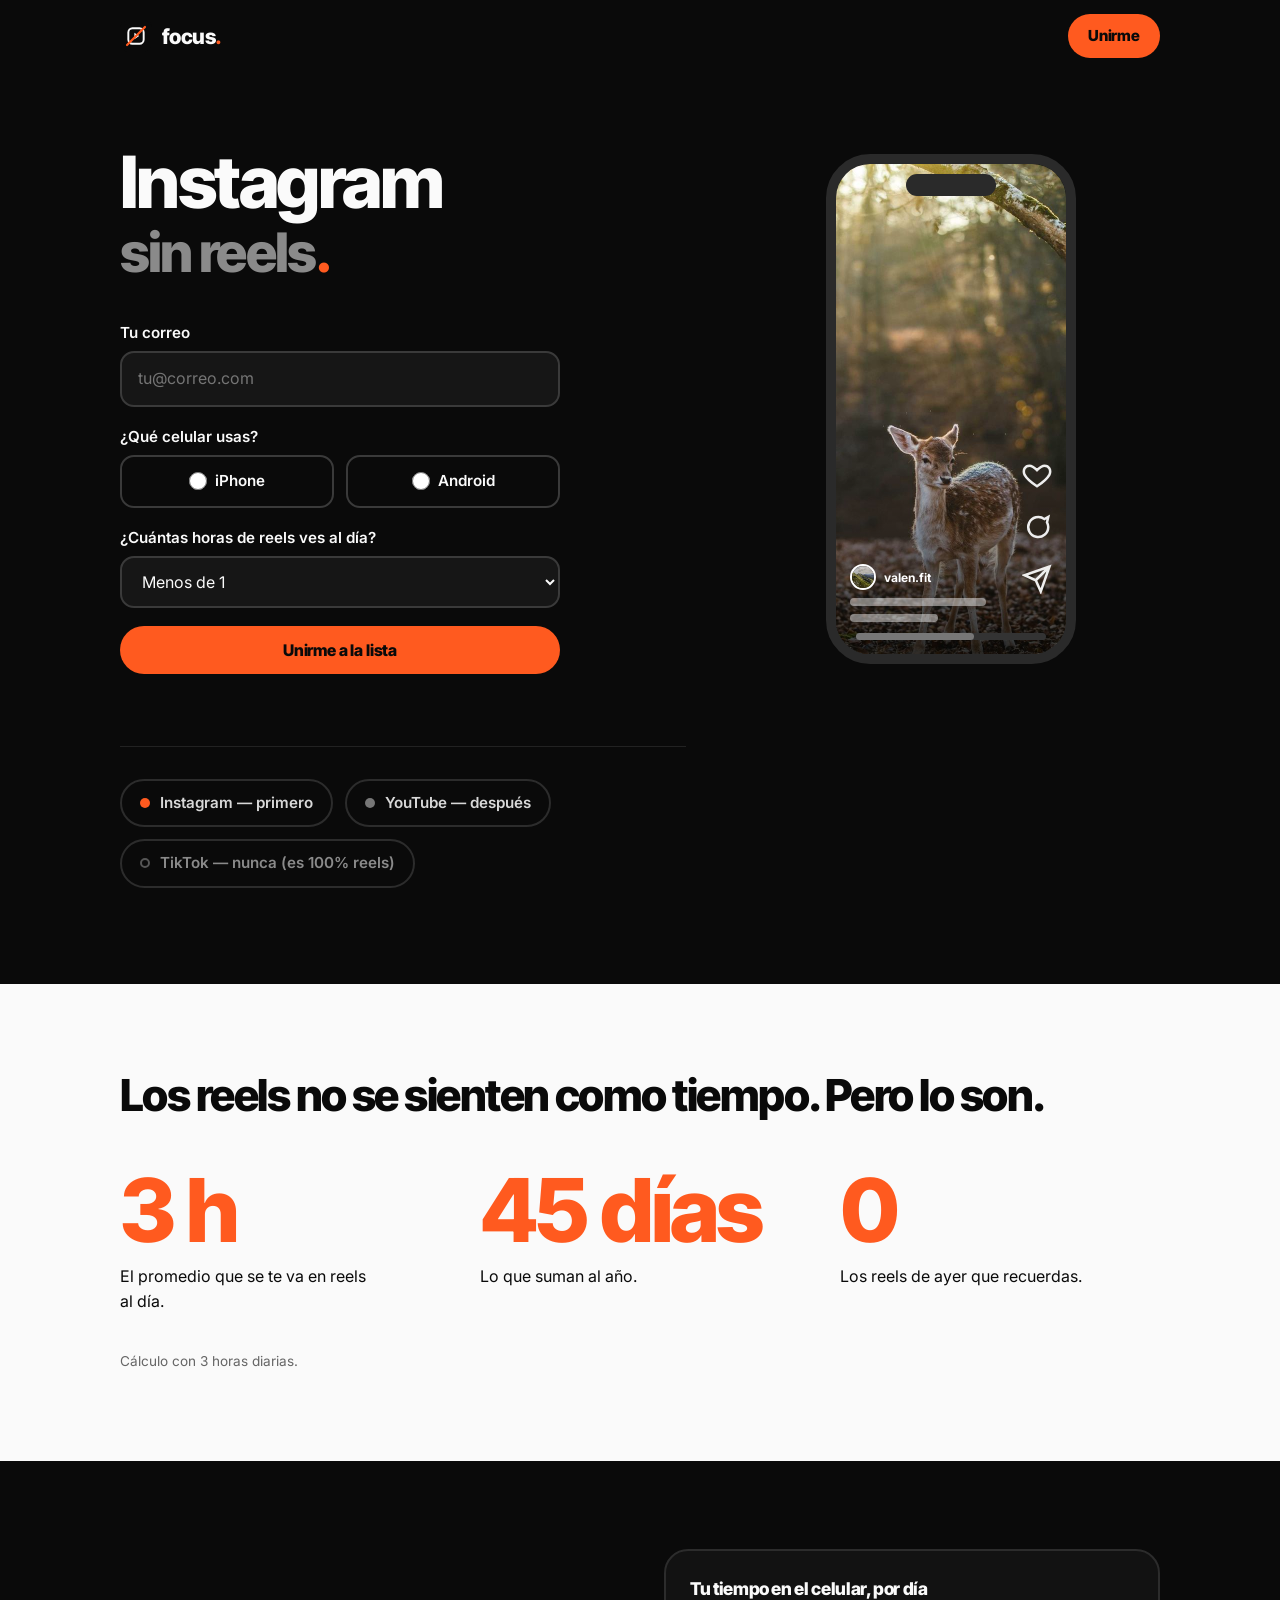
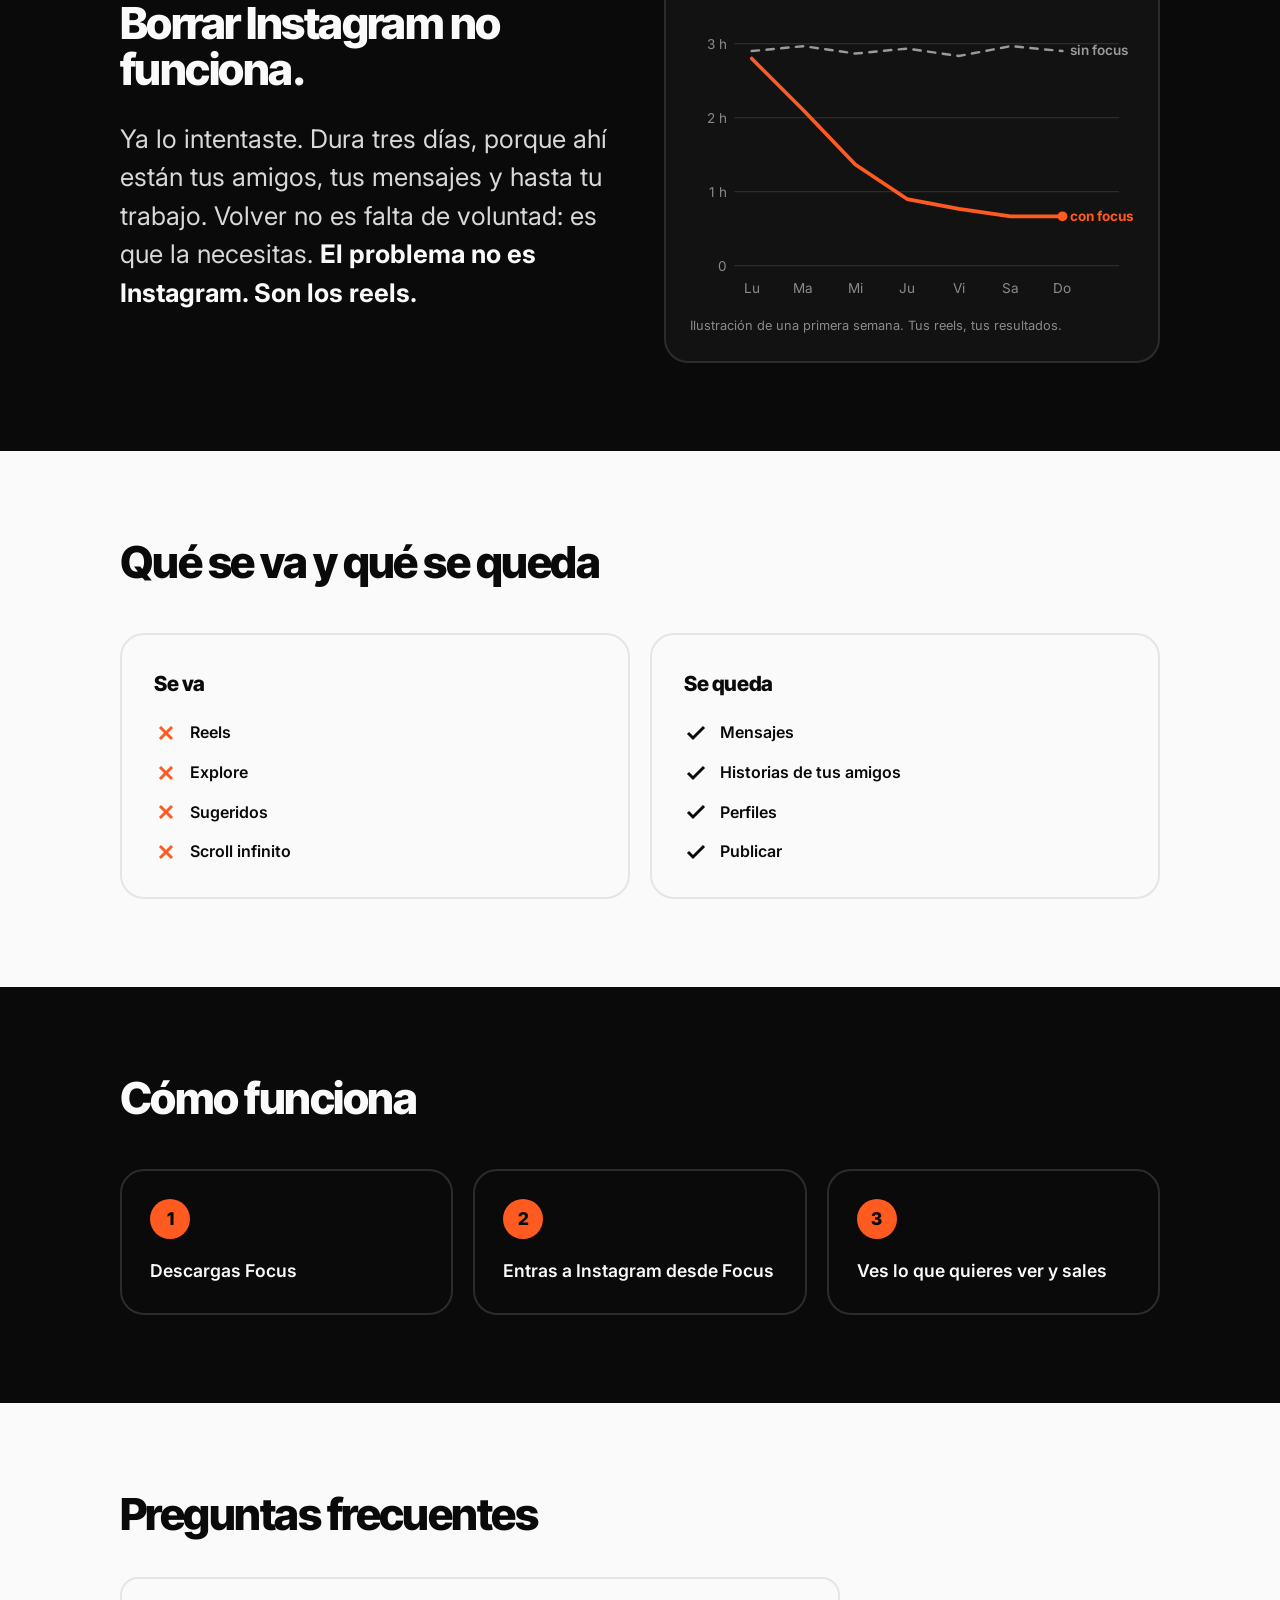
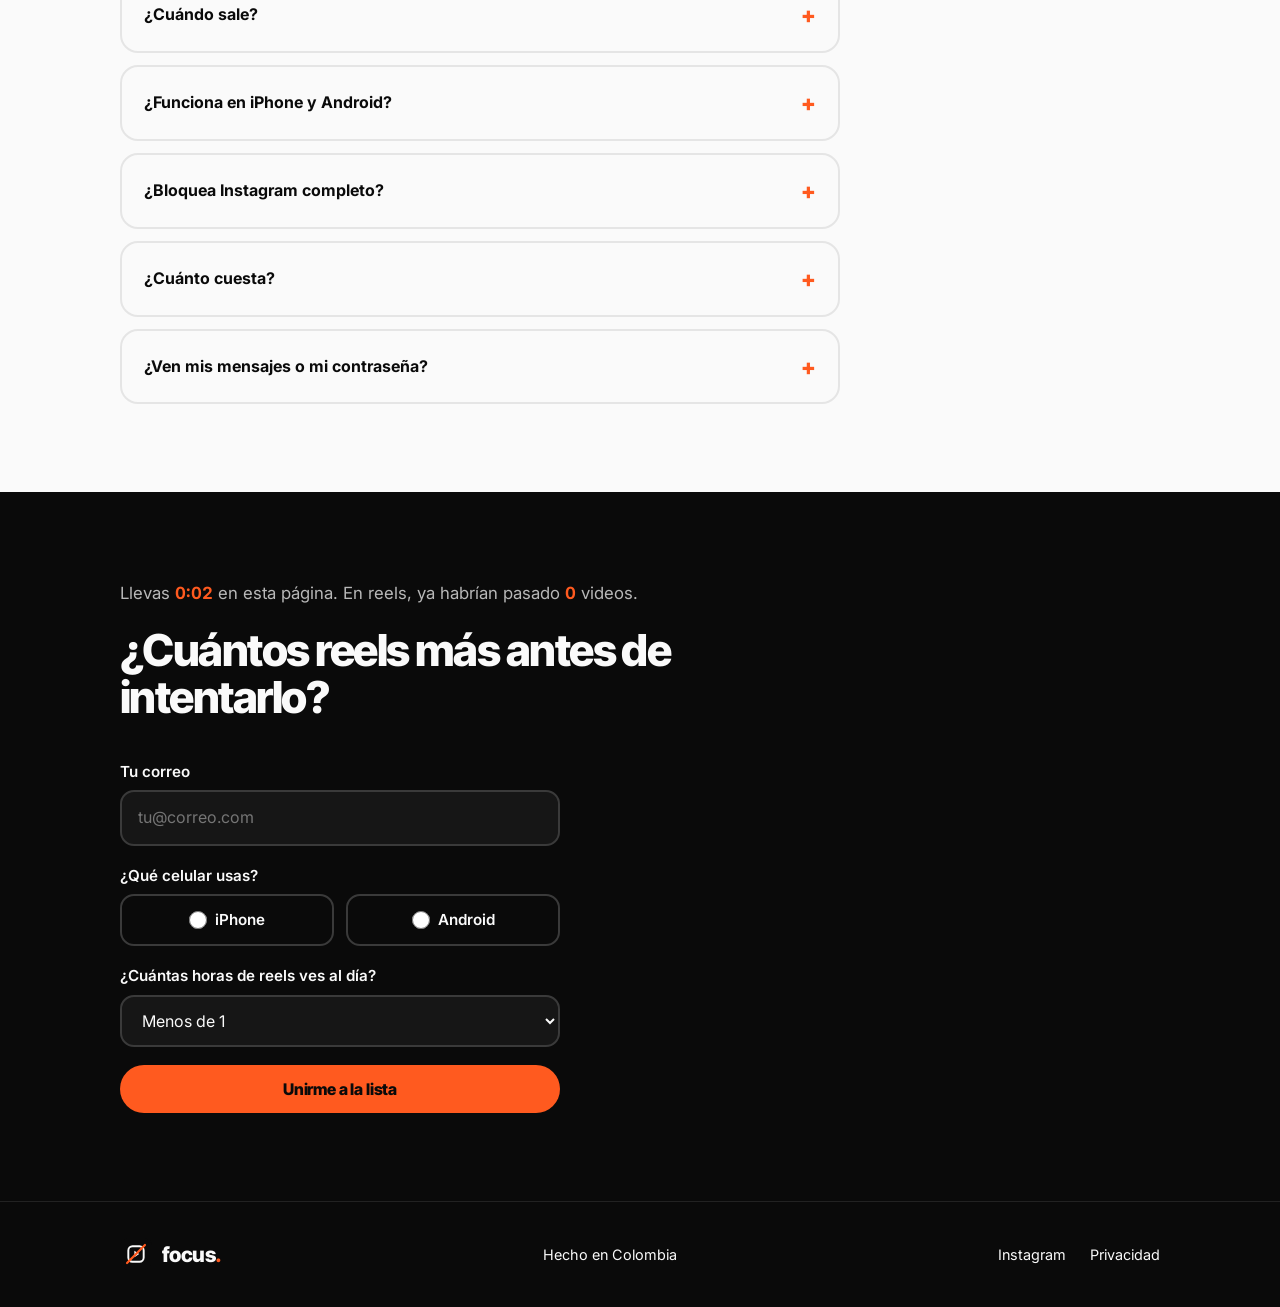
<file: index.html>
<!doctype html>
<html lang="es">
<head>
<meta charset="utf-8">
<meta name="viewport" content="width=device-width, initial-scale=1">
<title>Focus — Instagram sin reels</title>
<meta name="description" content="Focus quita los Reels, el Explore y los sugeridos de Instagram sin bloquear la app. Tus mensajes, tus amigos y publicar siguen intactos. Únete a la lista de espera.">
<meta property="og:title" content="Focus — Instagram sin reels">
<meta property="og:description" content="Sigues con tus mensajes y tus amigos. El scroll infinito desaparece.">
<meta property="og:image" content="og.png">
<meta property="og:type" content="website">
<link rel="icon" type="image/svg+xml" href="focus-icon.svg">
<link rel="preconnect" href="https://fonts.googleapis.com">
<link rel="preconnect" href="https://fonts.gstatic.com" crossorigin>
<link href="https://fonts.googleapis.com/css2?family=Inter+Tight:wght@800&family=Inter:wght@400;600;700&display=swap" rel="stylesheet">
<link rel="stylesheet" href="styles.css">
</head>
<body>

<header>
  <div class="contenido">
    <a class="logo" href="./" aria-label="Focus, inicio">
      <img src="focus-icon.svg" alt="" width="32" height="32">
      <span>focus<span class="punto">.</span></span>
    </a>
    <a class="boton boton--chico" href="#lista">Unirme</a>
  </div>
</header>

<main>

  <!-- 2. HERO -->
  <section class="hero oscura">
    <div class="contenido">
      <div>
        <h1 class="entrada">Instagram</h1>
        <p class="subtitulo entrada entrada--2">sin reels<span class="punto">.</span></p>

        <form id="lista" class="formulario entrada entrada--3" name="waitlist" method="POST" action="gracias.html" data-netlify="true" netlify-honeypot="bot-field">
          <input type="hidden" name="form-name" value="waitlist">
          <p class="oculto-bot" aria-hidden="true">
            <label>No llenes este campo: <input name="bot-field" tabindex="-1" autocomplete="off"></label>
          </p>
          <input type="hidden" name="origen" value="">

          <div>
            <label for="correo">Tu correo</label>
            <input id="correo" name="correo" type="email" required autocomplete="email" placeholder="tu@correo.com">
          </div>

          <fieldset>
            <legend>¿Qué celular usas?</legend>
            <div class="radios">
              <label><input type="radio" name="celular" value="iphone" required> iPhone</label>
              <label><input type="radio" name="celular" value="android" required> Android</label>
            </div>
          </fieldset>

          <div>
            <label for="horas">¿Cuántas horas de reels ves al día?</label>
            <select id="horas" name="horas">
              <option value="menos de 1">Menos de 1</option>
              <option value="1 a 2">1 a 2</option>
              <option value="2 a 4">2 a 4</option>
              <option value="más de 4">Más de 4</option>
            </select>
            <p class="calculo" data-calculo aria-live="polite"></p>
          </div>

          <button class="boton" type="submit">Unirme a la lista</button>
          <p class="conteo-lista" data-conteo="" hidden>Ya somos <strong>0</strong> esperando.</p>
        </form>
      </div>

      <!-- Teléfono dibujado en CSS -->
      <div class="telefono entrada entrada--4" role="img" aria-label="Un teléfono con reels pasando en swipe infinito, sin final.">
        <div class="pantalla pantalla--reel">
          <div class="videos" aria-hidden="true">
            <div class="video" style="background-image:url('img/reel1.jpg')">
              <div class="video-info">
                <span class="video-user"><img src="img/avatar1.jpg" alt=""> valen.fit</span>
                <span class="barra-texto"></span>
                <span class="barra-texto barra-texto--corta"></span>
              </div>
            </div>
            <div class="video" style="background-image:url('img/reel2.jpg')">
              <div class="video-info">
                <span class="video-user"><img src="img/avatar2.jpg" alt=""> recetas.ya</span>
                <span class="barra-texto"></span>
                <span class="barra-texto barra-texto--corta"></span>
              </div>
            </div>
            <div class="video" style="background-image:url('img/reel3.jpg')">
              <div class="video-info">
                <span class="video-user"><img src="img/avatar3.jpg" alt=""> viajando.co</span>
                <span class="barra-texto"></span>
                <span class="barra-texto barra-texto--corta"></span>
              </div>
            </div>
            <div class="video" style="background-image:url('img/reel4.jpg')">
              <div class="video-info">
                <span class="video-user"><img src="img/avatar2.jpg" alt=""> gymrat.med</span>
                <span class="barra-texto"></span>
                <span class="barra-texto barra-texto--corta"></span>
              </div>
            </div>
            <div class="video" style="background-image:url('img/reel5.jpg')">
              <div class="video-info">
                <span class="video-user"><img src="img/avatar3.jpg" alt=""> city.nights</span>
                <span class="barra-texto"></span>
                <span class="barra-texto barra-texto--corta"></span>
              </div>
            </div>
            <div class="video" style="background-image:url('img/reel1.jpg')">
              <div class="video-info">
                <span class="video-user"><img src="img/avatar1.jpg" alt=""> valen.fit</span>
                <span class="barra-texto"></span>
                <span class="barra-texto barra-texto--corta"></span>
              </div>
            </div>
          </div>
          <div class="iconos" aria-hidden="true">
            <span><svg viewBox="0 0 24 24" fill="none" stroke="currentColor" stroke-width="2"><path d="M12 21s-7.5-4.8-10-9.3C.5 8 2.4 4.5 6 4.5c2.2 0 3.6 1.2 6 3.6 2.4-2.4 3.8-3.6 6-3.6 3.6 0 5.5 3.5 4 7.2C19.5 16.2 12 21 12 21z"/></svg></span>
            <span><svg viewBox="0 0 24 24" fill="none" stroke="currentColor" stroke-width="2"><path d="M21 12a8 8 0 1 1-3.1-6.3L21 4l-1 4.3A8 8 0 0 1 21 12z"/></svg></span>
            <span><svg viewBox="0 0 24 24" fill="none" stroke="currentColor" stroke-width="2"><path d="M22 2 11 13M22 2l-7 20-4-9-9-4 20-7z"/></svg></span>
          </div>
          <div class="barra-inferior" aria-hidden="true"></div>
        </div>
      </div>
    </div>
    <div class="contenido">
      <ul class="plataformas" aria-label="Redes soportadas">
        <li class="chip chip--si"><span class="punto-estado" aria-hidden="true"></span> Instagram — primero</li>
        <li class="chip chip--luego"><span class="punto-estado" aria-hidden="true"></span> YouTube — después</li>
        <li class="chip chip--no"><span class="punto-estado" aria-hidden="true"></span> TikTok — nunca (es 100% reels)</li>
      </ul>
    </div>
  </section>

  <!-- 3. EL PROBLEMA -->
  <section class="clara">
    <div class="contenido">
      <h2 data-reveal>Los reels no se sienten como tiempo. Pero lo son.</h2>
      <div class="numeros">
        <div data-reveal>
          <div class="cifra" data-contar="3" data-sufijo=" h">3 h</div>
          <p>El promedio que se te va en reels al día.</p>
        </div>
        <div data-reveal>
          <div class="cifra" data-contar="45" data-sufijo=" días">45 días</div>
          <p>Lo que suman al año.</p>
        </div>
        <div data-reveal>
          <div class="cifra" data-contar="0" data-desde="27">0</div>
          <p>Los reels de ayer que recuerdas.</p>
        </div>
      </div>
      <p class="nota" data-reveal>Cálculo con 3 horas diarias.</p>
    </div>
  </section>

  <!-- 4. POR QUÉ BORRAR NO FUNCIONA -->
  <section class="oscura">
    <div class="contenido">
      <div class="dos-columnas">
        <div>
          <h2 data-reveal>Borrar Instagram no funciona.</h2>
          <p class="parrafo-grande" data-reveal>Ya lo intentaste. Dura tres días, porque ahí están tus amigos, tus mensajes y hasta tu trabajo. Volver no es falta de voluntad: es que la necesitas. <strong>El problema no es Instagram. Son los reels.</strong></p>
        </div>
        <figure class="grafico" data-reveal>
          <figcaption class="grafico-titulo">Tu tiempo en el celular, por día</figcaption>
          <svg viewBox="0 0 360 230" role="img" aria-label="Gráfico ilustrativo: sin Focus el tiempo en pantalla se queda cerca de 3 horas al día; con Focus baja hasta cerca de 40 minutos en la primera semana.">
            <!-- grid -->
            <g stroke="#2c2c2c" stroke-width="1">
              <line x1="36" y1="20"  x2="348" y2="20"/>
              <line x1="36" y1="80"  x2="348" y2="80"/>
              <line x1="36" y1="140" x2="348" y2="140"/>
              <line x1="36" y1="200" x2="348" y2="200"/>
            </g>
            <!-- eje y -->
            <g fill="#8a8a8a" font-size="11" text-anchor="end">
              <text x="30" y="24">3 h</text>
              <text x="30" y="84">2 h</text>
              <text x="30" y="144">1 h</text>
              <text x="30" y="204">0</text>
            </g>
            <!-- eje x -->
            <g fill="#8a8a8a" font-size="11" text-anchor="middle">
              <text x="50"  y="222">Lu</text>
              <text x="92"  y="222">Ma</text>
              <text x="134" y="222">Mi</text>
              <text x="176" y="222">Ju</text>
              <text x="218" y="222">Vi</text>
              <text x="260" y="222">Sa</text>
              <text x="302" y="222">Do</text>
            </g>
            <!-- sin focus: plana cerca de 3 h -->
            <polyline points="50,26 92,22 134,28 176,24 218,30 260,22 302,26"
              fill="none" stroke="#9a9a9a" stroke-width="2" stroke-dasharray="6 6" stroke-linecap="round"/>
            <text x="308" y="29" fill="#9a9a9a" font-size="11" font-weight="600">sin focus</text>
            <!-- con focus: baja hasta ~40 min -->
            <polyline points="50,32 92,74 134,118 176,146 218,154 260,160 302,160"
              fill="none" stroke="#FF5A1F" stroke-width="3" stroke-linecap="round" stroke-linejoin="round"/>
            <g fill="#FF5A1F">
              <circle cx="302" cy="160" r="4"/>
            </g>
            <text x="308" y="164" fill="#FF5A1F" font-size="11" font-weight="700">con focus</text>
          </svg>
          <figcaption class="grafico-nota">Ilustración de una primera semana. Tus reels, tus resultados.</figcaption>
        </figure>
      </div>
    </div>
  </section>

  <!-- 5. SE VA / SE QUEDA -->
  <section class="clara">
    <div class="contenido">
      <h2 data-reveal>Qué se va y qué se queda</h2>
      <div class="columnas">
        <div class="columna" data-reveal>
          <h3>Se va</h3>
          <ul>
            <li><svg class="marca-x" viewBox="0 0 24 24" fill="none" stroke="currentColor" stroke-width="3" aria-hidden="true"><path d="M6 6l12 12M18 6 6 18"/></svg> Reels</li>
            <li><svg class="marca-x" viewBox="0 0 24 24" fill="none" stroke="currentColor" stroke-width="3" aria-hidden="true"><path d="M6 6l12 12M18 6 6 18"/></svg> Explore</li>
            <li><svg class="marca-x" viewBox="0 0 24 24" fill="none" stroke="currentColor" stroke-width="3" aria-hidden="true"><path d="M6 6l12 12M18 6 6 18"/></svg> Sugeridos</li>
            <li><svg class="marca-x" viewBox="0 0 24 24" fill="none" stroke="currentColor" stroke-width="3" aria-hidden="true"><path d="M6 6l12 12M18 6 6 18"/></svg> Scroll infinito</li>
          </ul>
        </div>
        <div class="columna" data-reveal>
          <h3>Se queda</h3>
          <ul>
            <li><svg class="marca-check" viewBox="0 0 24 24" fill="none" stroke="currentColor" stroke-width="3" aria-hidden="true"><path d="M20 6 9 17l-5-5"/></svg> Mensajes</li>
            <li><svg class="marca-check" viewBox="0 0 24 24" fill="none" stroke="currentColor" stroke-width="3" aria-hidden="true"><path d="M20 6 9 17l-5-5"/></svg> Historias de tus amigos</li>
            <li><svg class="marca-check" viewBox="0 0 24 24" fill="none" stroke="currentColor" stroke-width="3" aria-hidden="true"><path d="M20 6 9 17l-5-5"/></svg> Perfiles</li>
            <li><svg class="marca-check" viewBox="0 0 24 24" fill="none" stroke="currentColor" stroke-width="3" aria-hidden="true"><path d="M20 6 9 17l-5-5"/></svg> Publicar</li>
          </ul>
        </div>
      </div>
    </div>
  </section>

  <!-- 6. CÓMO FUNCIONA -->
  <section class="oscura">
    <div class="contenido">
      <h2 data-reveal>Cómo funciona</h2>
      <div class="pasos">
        <div class="paso" data-reveal>Descargas Focus</div>
        <div class="paso" data-reveal>Entras a Instagram desde Focus</div>
        <div class="paso" data-reveal>Ves lo que quieres ver y sales</div>
      </div>
    </div>
  </section>

  <!-- 7. FAQ -->
  <section class="clara">
    <div class="contenido">
      <h2 data-reveal>Preguntas frecuentes</h2>
      <div class="faq">
        <details data-reveal>
          <summary>¿Cuándo sale?</summary>
          <p class="respuesta">Estamos construyéndola. La lista de espera entra primero.</p>
        </details>
        <details data-reveal>
          <summary>¿Funciona en iPhone y Android?</summary>
          <p class="respuesta">Empezamos por [iPhone/Android]. Dinos en el formulario cuál usas.</p>
        </details>
        <details data-reveal>
          <summary>¿Bloquea Instagram completo?</summary>
          <p class="respuesta">No. Solo quita los reels y lo que te mantiene haciendo scroll.</p>
        </details>
        <details data-reveal>
          <summary>¿Cuánto cuesta?</summary>
          <p class="respuesta">Habrá una versión gratis. Los de la lista de espera tendrán [BENEFICIO].</p>
        </details>
        <details data-reveal>
          <summary>¿Ven mis mensajes o mi contraseña?</summary>
          <p class="respuesta">No guardamos tus mensajes ni tu contraseña.</p>
        </details>
      </div>
    </div>
  </section>

  <!-- 8. CTA FINAL -->
  <section class="oscura cta-final">
    <div class="contenido">
      <p class="tiempo-pagina" data-reveal>Llevas <strong data-tiempo>0:00</strong> en esta página. En reels, ya habrían pasado <strong data-reels>0</strong> videos.</p>
      <h2 data-reveal>¿Cuántos reels más antes de intentarlo?</h2>
      <form class="formulario" data-reveal name="waitlist" method="POST" action="gracias.html" data-netlify="true" netlify-honeypot="bot-field">
        <input type="hidden" name="form-name" value="waitlist">
        <p class="oculto-bot" aria-hidden="true">
          <label>No llenes este campo: <input name="bot-field" tabindex="-1" autocomplete="off"></label>
        </p>
        <input type="hidden" name="origen" value="">

        <div>
          <label for="correo-2">Tu correo</label>
          <input id="correo-2" name="correo" type="email" required autocomplete="email" placeholder="tu@correo.com">
        </div>

        <fieldset>
          <legend>¿Qué celular usas?</legend>
          <div class="radios">
            <label><input type="radio" name="celular" value="iphone" required> iPhone</label>
            <label><input type="radio" name="celular" value="android" required> Android</label>
          </div>
        </fieldset>

        <div>
          <label for="horas-2">¿Cuántas horas de reels ves al día?</label>
          <select id="horas-2" name="horas">
            <option value="menos de 1">Menos de 1</option>
            <option value="1 a 2">1 a 2</option>
            <option value="2 a 4">2 a 4</option>
            <option value="más de 4">Más de 4</option>
          </select>
          <p class="calculo" data-calculo aria-live="polite"></p>
        </div>

        <button class="boton" type="submit">Unirme a la lista</button>
      </form>
    </div>
  </section>

</main>

<!-- 9. FOOTER -->
<footer>
  <div class="contenido">
    <a class="logo" href="./" aria-label="Focus, inicio">
      <img src="focus-icon.svg" alt="" width="32" height="32">
      <span>focus<span class="punto">.</span></span>
    </a>
    <span>Hecho en Colombia</span>
    <nav aria-label="Enlaces del pie de página">
      <a href="https://instagram.com/[USUARIO]" rel="noopener">Instagram</a>
      <a href="privacidad.html">Privacidad</a>
    </nav>
  </div>
</footer>

<script src="script.js" defer></script>
</body>
</html>
</file>
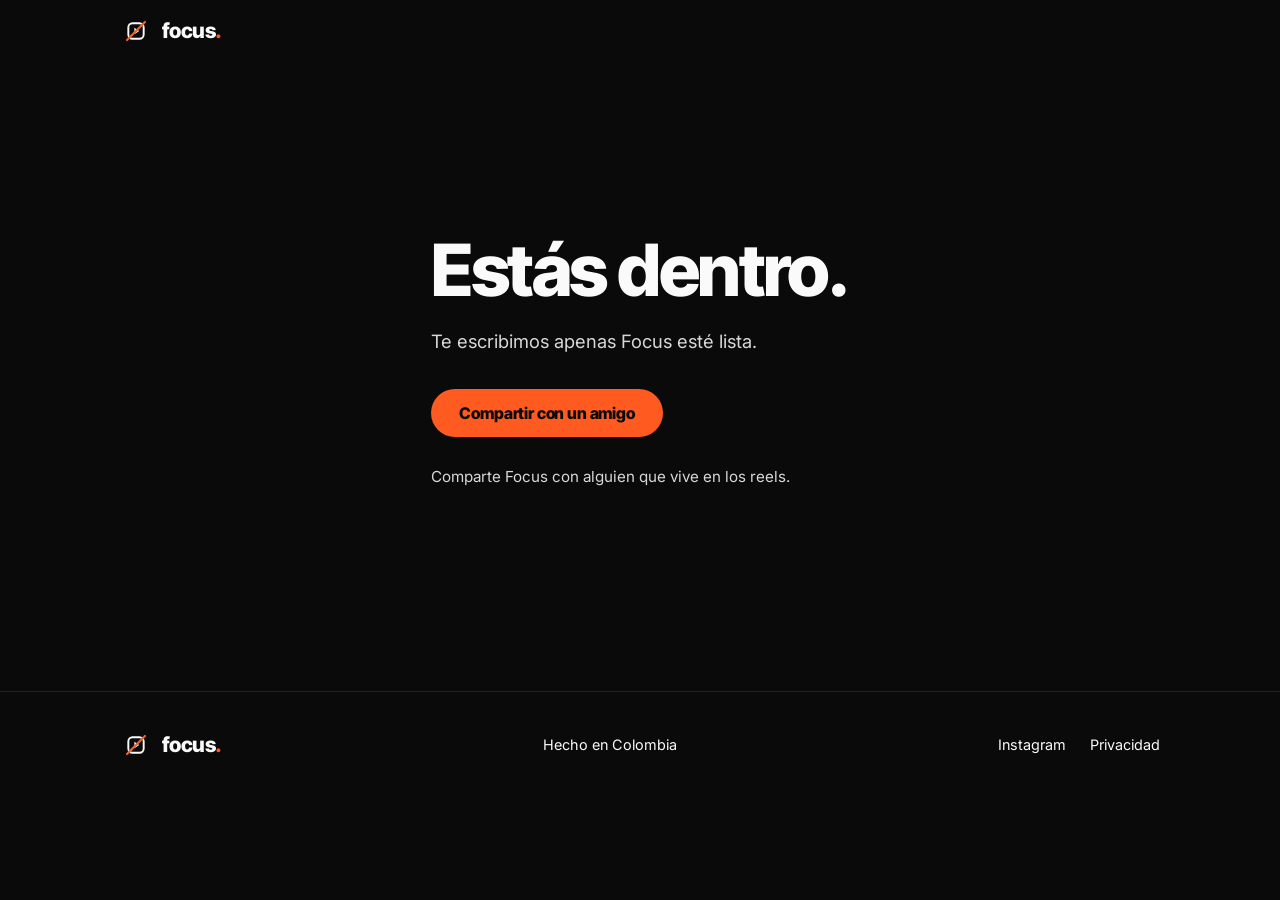
<file: gracias.html>
<!doctype html>
<html lang="es">
<head>
<meta charset="utf-8">
<meta name="viewport" content="width=device-width, initial-scale=1">
<title>Estás dentro — Focus</title>
<meta name="description" content="Ya estás en la lista de espera de Focus. Te escribimos apenas esté lista.">
<meta name="robots" content="noindex">
<link rel="icon" type="image/svg+xml" href="focus-icon.svg">
<link rel="preconnect" href="https://fonts.googleapis.com">
<link rel="preconnect" href="https://fonts.gstatic.com" crossorigin>
<link href="https://fonts.googleapis.com/css2?family=Inter+Tight:wght@800&family=Inter:wght@400;600;700&display=swap" rel="stylesheet">
<link rel="stylesheet" href="styles.css">
</head>
<body class="oscura">

<header>
  <div class="contenido">
    <a class="logo" href="./" aria-label="Focus, inicio">
      <img src="focus-icon.svg" alt="" width="32" height="32">
      <span>focus<span class="punto">.</span></span>
    </a>
  </div>
</header>

<main class="pagina-simple oscura">
  <div class="contenido">
    <h1>Estás dentro.</h1>
    <p>Te escribimos apenas Focus esté lista.</p>
    <button class="boton" id="compartir" type="button">Compartir con un amigo</button>
    <p id="copiado" class="aviso-copiado" role="status">Enlace copiado ✓</p>
    <p style="margin-top:28px; font-size:0.95rem;">Comparte Focus con alguien que vive en los reels.</p>
  </div>
</main>

<footer>
  <div class="contenido">
    <a class="logo" href="./" aria-label="Focus, inicio">
      <img src="focus-icon.svg" alt="" width="32" height="32">
      <span>focus<span class="punto">.</span></span>
    </a>
    <span>Hecho en Colombia</span>
    <nav aria-label="Enlaces del pie de página">
      <a href="https://instagram.com/[USUARIO]" rel="noopener">Instagram</a>
      <a href="privacidad.html">Privacidad</a>
    </nav>
  </div>
</footer>

<script>
document.getElementById("compartir").addEventListener("click", async function () {
  var datos = {
    title: "Focus — Instagram sin reels",
    text: "Instagram sin reels. Para alguien que vive en los reels:",
    url: location.origin + "/?ref=amigo"
  };
  if (navigator.share) {
    try { await navigator.share(datos); } catch (e) { /* canceló, no pasa nada */ }
  } else {
    try {
      await navigator.clipboard.writeText(datos.url);
      document.getElementById("copiado").classList.add("visible");
    } catch (e) {
      prompt("Copia el enlace:", datos.url);
    }
  }
});
</script>
</body>
</html>
</file>
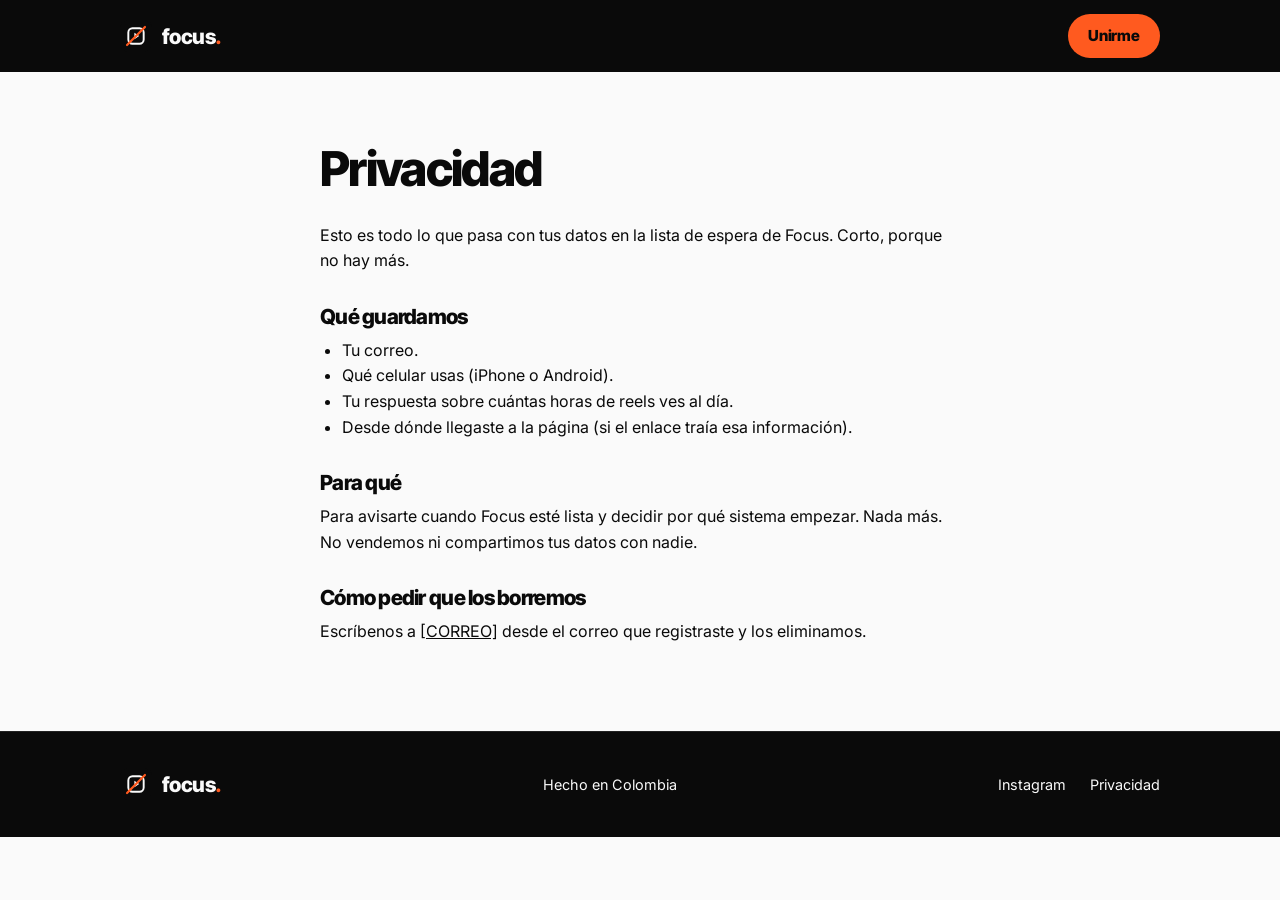
<file: privacidad.html>
<!doctype html>
<html lang="es">
<head>
<meta charset="utf-8">
<meta name="viewport" content="width=device-width, initial-scale=1">
<title>Privacidad — Focus</title>
<meta name="description" content="Qué datos guarda la lista de espera de Focus, para qué, y cómo pedir que los borremos.">
<link rel="icon" type="image/svg+xml" href="focus-icon.svg">
<link rel="preconnect" href="https://fonts.googleapis.com">
<link rel="preconnect" href="https://fonts.gstatic.com" crossorigin>
<link href="https://fonts.googleapis.com/css2?family=Inter+Tight:wght@800&family=Inter:wght@400;600;700&display=swap" rel="stylesheet">
<link rel="stylesheet" href="styles.css">
</head>
<body>

<header>
  <div class="contenido">
    <a class="logo" href="./" aria-label="Focus, inicio">
      <img src="focus-icon.svg" alt="" width="32" height="32">
      <span>focus<span class="punto">.</span></span>
    </a>
    <a class="boton boton--chico" href="./#lista">Unirme</a>
  </div>
</header>

<main class="prosa clara">
  <div class="contenido">
    <h1>Privacidad</h1>
    <p>Esto es todo lo que pasa con tus datos en la lista de espera de Focus. Corto, porque no hay más.</p>

    <h2>Qué guardamos</h2>
    <ul>
      <li>Tu correo.</li>
      <li>Qué celular usas (iPhone o Android).</li>
      <li>Tu respuesta sobre cuántas horas de reels ves al día.</li>
      <li>Desde dónde llegaste a la página (si el enlace traía esa información).</li>
    </ul>

    <h2>Para qué</h2>
    <p>Para avisarte cuando Focus esté lista y decidir por qué sistema empezar. Nada más. No vendemos ni compartimos tus datos con nadie.</p>

    <h2>Cómo pedir que los borremos</h2>
    <p>Escríbenos a <a href="mailto:[CORREO]">[CORREO]</a> desde el correo que registraste y los eliminamos.</p>
  </div>
</main>

<footer>
  <div class="contenido">
    <a class="logo" href="./" aria-label="Focus, inicio">
      <img src="focus-icon.svg" alt="" width="32" height="32">
      <span>focus<span class="punto">.</span></span>
    </a>
    <span>Hecho en Colombia</span>
    <nav aria-label="Enlaces del pie de página">
      <a href="https://instagram.com/[USUARIO]" rel="noopener">Instagram</a>
      <a href="privacidad.html">Privacidad</a>
    </nav>
  </div>
</footer>

</body>
</html>
</file>
<file: styles.css>
/* focus. — waitlist */
:root {
  --negro: #0A0A0A;
  --blanco: #FAFAFA;
  --naranja: #FF5A1F;
  --radio: 24px;
  --ancho: 1080px;
}

* { box-sizing: border-box; margin: 0; padding: 0; }

html { scroll-behavior: smooth; }
@media (prefers-reduced-motion: reduce) {
  html { scroll-behavior: auto; }
  *, *::before, *::after { animation: none !important; transition: none !important; }
}

body {
  font-family: "Inter", system-ui, -apple-system, sans-serif;
  font-size: 1rem;
  line-height: 1.6;
  color: var(--negro);
  background: var(--blanco);
}

h1, h2 {
  font-family: "Inter Tight", "Inter", system-ui, sans-serif;
  font-weight: 800;
  letter-spacing: -0.035em;
  line-height: 1.05;
}
h1 { font-size: clamp(2.5rem, 8vw, 4.5rem); }
h2 { font-size: clamp(1.75rem, 5vw, 2.75rem); }

a { color: inherit; }

:focus-visible {
  outline: 3px solid var(--naranja);
  outline-offset: 3px;
  border-radius: 4px;
}

.contenido {
  max-width: var(--ancho);
  margin: 0 auto;
  padding: 0 20px;
}

.oscura { background: var(--negro); color: var(--blanco); }
.clara  { background: var(--blanco); color: var(--negro); }

section { padding: 88px 0; }

/* ---------- header ---------- */
header {
  background: var(--negro);
  color: var(--blanco);
  position: sticky;
  top: 0;
  z-index: 10;
}
header .contenido {
  display: flex;
  align-items: center;
  justify-content: space-between;
  padding-top: 14px;
  padding-bottom: 14px;
}

.logo {
  display: inline-flex;
  align-items: center;
  gap: 10px;
  text-decoration: none;
  font-family: "Inter Tight", sans-serif;
  font-weight: 800;
  font-size: 1.3rem;
  letter-spacing: -0.03em;
}
.logo img, .logo svg { width: 32px; height: 32px; border-radius: 8px; display: block; }
.logo .punto { color: var(--naranja); }

/* ---------- botones ---------- */
.boton {
  display: inline-block;
  font-family: "Inter Tight", sans-serif;
  font-weight: 800;
  font-size: 1rem;
  letter-spacing: -0.01em;
  background: var(--naranja);
  color: var(--negro);
  border: none;
  border-radius: 999px;
  padding: 14px 28px;
  cursor: pointer;
  text-decoration: none;
  text-align: center;
}
.boton:hover { background: #ff6f3d; }
.boton--chico { padding: 10px 20px; font-size: 0.95rem; }

/* ---------- hero ---------- */
.hero { padding: 72px 0 96px; }
.hero .contenido {
  display: grid;
  grid-template-columns: 1fr;
  gap: 56px;
  align-items: center;
}
@media (min-width: 880px) {
  .hero .contenido { grid-template-columns: 1.15fr 0.85fr; }
}
.hero p.sub {
  font-size: clamp(1.1rem, 2.5vw, 1.35rem);
  margin: 20px 0 36px;
  max-width: 34ch;
  color: #d8d8d8;
}

/* ---------- formulario ---------- */
.formulario {
  display: grid;
  gap: 18px;
  max-width: 440px;
}
.formulario label, .formulario legend {
  font-weight: 600;
  font-size: 0.95rem;
  display: block;
  margin-bottom: 6px;
}
.formulario input[type="email"],
.formulario select {
  width: 100%;
  font: inherit;
  padding: 13px 16px;
  border-radius: 14px;
  border: 2px solid #3a3a3a;
  background: #161616;
  color: var(--blanco);
}
.clara .formulario input[type="email"],
.clara .formulario select {
  background: #fff;
  color: var(--negro);
  border-color: #d9d9d9;
}
.formulario input:focus, .formulario select:focus {
  outline: 3px solid var(--naranja);
  outline-offset: 0;
  border-color: var(--naranja);
}
.formulario fieldset { border: none; }
.radios { display: flex; gap: 12px; }
.radios label {
  flex: 1;
  display: flex;
  align-items: center;
  justify-content: center;
  gap: 8px;
  margin: 0;
  padding: 12px;
  border: 2px solid #3a3a3a;
  border-radius: 14px;
  cursor: pointer;
  font-weight: 600;
}
.clara .radios label { border-color: #d9d9d9; }
.radios input { accent-color: var(--naranja); width: 18px; height: 18px; }
.radios label:has(input:checked) { border-color: var(--naranja); }
.oculto-bot { position: absolute; left: -9999px; }

/* ---------- teléfono CSS ---------- */
.telefono {
  width: 250px;
  height: 510px;
  margin: 0 auto;
  border-radius: 44px;
  border: 10px solid #2a2a2a;
  background: #000;
  position: relative;
  overflow: hidden;
}
.telefono::before { /* notch */
  content: "";
  position: absolute;
  top: 10px; left: 50%;
  transform: translateX(-50%);
  width: 90px; height: 22px;
  background: #2a2a2a;
  border-radius: 999px;
  z-index: 3;
}
.pantalla {
  position: absolute;
  inset: 0;
}

/* pantalla 1: reels en swipe infinito */
.pantalla--reel { background: #161616; }
.pantalla--reel .videos {
  position: absolute; inset: 0;
  animation: swipe-reel 4s cubic-bezier(0.7, 0, 0.2, 1) infinite;
}
.pantalla--reel .video {
  height: 100%;
  position: relative;
  background: #181818 center / cover no-repeat;
}
.pantalla--reel .video::after { /* degradado para legibilidad */
  content: "";
  position: absolute; inset: 0;
  background: linear-gradient(transparent 55%, rgba(0,0,0,0.75));
}
.video-info {
  position: absolute;
  left: 14px; right: 56px; bottom: 32px;
  z-index: 1;
  display: grid;
  gap: 8px;
}
.video-user {
  display: flex; align-items: center; gap: 8px;
  color: #fff; font-size: 12px; font-weight: 700;
}
.video-user img {
  width: 26px; height: 26px;
  border-radius: 50%;
  border: 2px solid #fff;
  object-fit: cover;
}
.barra-texto {
  display: block;
  height: 8px; width: 85%;
  border-radius: 999px;
  background: rgba(255,255,255,0.45);
}
.barra-texto--corta { width: 55%; }
@keyframes swipe-reel {
  /* 5 reels en 4s (~0.8s cada uno); el 6to es idéntico al 1ro: el loop no salta */
  0%, 13%   { transform: translateY(0); }
  20%, 33%  { transform: translateY(-100%); }
  40%, 53%  { transform: translateY(-200%); }
  60%, 73%  { transform: translateY(-300%); }
  80%, 93%  { transform: translateY(-400%); }
  100%      { transform: translateY(-500%); }
}
.iconos {
  position: absolute;
  right: 14px; bottom: 60px;
  display: grid;
  gap: 22px;
  z-index: 2;
}
.iconos span {
  width: 30px; height: 30px;
  display: block;
  color: #eee;
}
.iconos svg { width: 100%; height: 100%; }
.barra-inferior {
  position: absolute;
  bottom: 14px; left: 20px; right: 20px;
  height: 7px;
  border-radius: 999px;
  background: #333;
}
.barra-inferior::before {
  content: "";
  display: block;
  width: 62%; height: 100%;
  border-radius: 999px;
  background: #777;
}


/* ---------- el problema ---------- */
.numeros {
  display: grid;
  gap: 40px;
  margin-top: 48px;
}
@media (min-width: 720px) { .numeros { grid-template-columns: repeat(3, 1fr); } }
.numeros .cifra {
  font-family: "Inter Tight", sans-serif;
  font-weight: 800;
  font-size: clamp(3.5rem, 9vw, 5.5rem);
  letter-spacing: -0.04em;
  line-height: 1;
  color: var(--naranja);
}
.numeros p { margin-top: 10px; max-width: 26ch; }
.nota { margin-top: 36px; font-size: 0.85rem; color: #666; }

/* ---------- por qué borrar no funciona ---------- */
.parrafo-grande {
  font-size: clamp(1.25rem, 3vw, 1.6rem);
  line-height: 1.5;
  max-width: 28em;
  margin-top: 28px;
  color: #d8d8d8;
}
.parrafo-grande strong { color: var(--blanco); }

/* ---------- se va / se queda ---------- */
.columnas {
  display: grid;
  gap: 20px;
  margin-top: 48px;
}
@media (min-width: 720px) { .columnas { grid-template-columns: 1fr 1fr; } }
.columna {
  border: 2px solid #e5e5e5;
  border-radius: var(--radio);
  padding: 32px;
}
.columna h3 {
  font-family: "Inter Tight", sans-serif;
  font-weight: 800;
  font-size: 1.3rem;
  letter-spacing: -0.02em;
  margin-bottom: 20px;
}
.columna ul { list-style: none; display: grid; gap: 14px; }
.columna li { display: flex; align-items: center; gap: 12px; font-weight: 600; }
.marca-x, .marca-check {
  width: 24px; height: 24px;
  flex: none;
}
.marca-x { color: var(--naranja); }
.marca-check { color: var(--negro); }

/* ---------- cómo funciona ---------- */
.pasos {
  display: grid;
  gap: 20px;
  margin-top: 48px;
  counter-reset: paso;
}
@media (min-width: 720px) { .pasos { grid-template-columns: repeat(3, 1fr); } }
.paso {
  counter-increment: paso;
  border: 2px solid #2c2c2c;
  border-radius: var(--radio);
  padding: 28px;
  font-size: 1.1rem;
  font-weight: 600;
}
.paso::before {
  content: counter(paso);
  display: flex;
  align-items: center;
  justify-content: center;
  width: 40px; height: 40px;
  border-radius: 50%;
  background: var(--naranja);
  color: var(--negro);
  font-family: "Inter Tight", sans-serif;
  font-weight: 800;
  margin-bottom: 18px;
}

/* ---------- FAQ ---------- */
.faq { margin-top: 40px; display: grid; gap: 12px; max-width: 720px; }
.faq details {
  border: 2px solid #e5e5e5;
  border-radius: 18px;
}
.faq summary {
  cursor: pointer;
  font-weight: 700;
  padding: 18px 22px;
  list-style: none;
  display: flex;
  justify-content: space-between;
  align-items: center;
  gap: 16px;
}
.faq summary::-webkit-details-marker { display: none; }
.faq summary::after {
  content: "+";
  font-family: "Inter Tight", sans-serif;
  font-weight: 800;
  font-size: 1.4rem;
  color: var(--naranja);
  flex: none;
}
.faq details[open] summary::after { content: "–"; }
.faq .respuesta { padding: 0 22px 18px; color: #444; }

/* ---------- CTA final ---------- */
.cta-final h2 { max-width: 16em; }
.cta-final .formulario { margin-top: 40px; }

/* ---------- footer ---------- */
footer {
  background: var(--negro);
  color: var(--blanco);
  border-top: 1px solid #222;
  padding: 36px 0;
}
footer .contenido {
  display: flex;
  flex-wrap: wrap;
  align-items: center;
  gap: 20px;
  justify-content: space-between;
  font-size: 0.9rem;
}
footer nav { display: flex; gap: 24px; }
footer a { text-decoration: none; }
footer a:hover { text-decoration: underline; }

/* ---------- páginas gracias / privacidad ---------- */
.pagina-simple {
  min-height: 70vh;
  display: flex;
  align-items: center;
}
.pagina-simple .contenido { max-width: 640px; }
.pagina-simple p { margin: 20px 0 32px; font-size: 1.15rem; color: #d8d8d8; }
.prosa { padding: 72px 0; }
.prosa .contenido { max-width: 680px; }
.prosa h1 { font-size: clamp(2rem, 6vw, 3rem); margin-bottom: 28px; }
.prosa h2 { font-size: 1.3rem; margin: 32px 0 10px; }
.prosa p, .prosa ul { margin-bottom: 14px; }
.prosa ul { padding-left: 22px; }

.aviso-copiado {
  display: none;
  margin-top: 14px;
  font-weight: 600;
  color: var(--naranja);
}
.aviso-copiado.visible { display: block; }

/* ---------- animaciones de entrada y scroll ---------- */
.entrada {
  opacity: 0;
  transform: translateY(26px);
  animation: aparecer 0.7s cubic-bezier(0.2, 0.7, 0.2, 1) forwards;
}
.entrada--2 { animation-delay: 0.12s; }
.entrada--3 { animation-delay: 0.24s; }
.entrada--4 { animation-delay: 0.36s; }
@keyframes aparecer {
  to { opacity: 1; transform: translateY(0); }
}

[data-reveal] {
  opacity: 0;
  transform: translateY(28px);
  transition: opacity 0.65s cubic-bezier(0.2, 0.7, 0.2, 1), transform 0.65s cubic-bezier(0.2, 0.7, 0.2, 1);
  transition-delay: var(--retraso, 0s);
}
[data-reveal].revelado {
  opacity: 1;
  transform: translateY(0);
}

@media (prefers-reduced-motion: reduce) {
  .entrada, [data-reveal] {
    opacity: 1 !important;
    transform: none !important;
    animation: none !important;
    transition: none !important;
  }
}

/* ---------- calculadora de tiempo ---------- */
.calculo {
  display: none;
  margin-top: 10px;
  font-weight: 600;
  font-size: 0.95rem;
  color: var(--naranja);
}
.calculo.visible { display: block; animation: aparecer 0.4s cubic-bezier(0.2, 0.7, 0.2, 1); }

/* ---------- conteo de lista ---------- */
.conteo-lista {
  font-size: 0.9rem;
  color: #b8b8b8;
  text-align: center;
}
.conteo-lista strong { color: var(--blanco); }

/* ---------- chips de plataformas ---------- */
.plataformas {
  list-style: none;
  display: flex;
  flex-wrap: wrap;
  gap: 12px;
  margin-top: 72px;
  padding-top: 32px;
  border-top: 1px solid #222;
}
.chip {
  display: inline-flex;
  align-items: center;
  gap: 10px;
  padding: 10px 18px;
  border-radius: 999px;
  border: 2px solid #2c2c2c;
  font-weight: 600;
  font-size: 0.95rem;
  color: #d8d8d8;
}
.punto-estado {
  width: 10px; height: 10px;
  border-radius: 50%;
  flex: none;
}
.chip--si .punto-estado { background: var(--naranja); }
.chip--luego .punto-estado { background: #777; }
.chip--no { color: #8a8a8a; }
.chip--no .punto-estado { background: transparent; border: 2px solid #555; }

/* ---------- tiempo en la página ---------- */
.tiempo-pagina {
  font-size: 1.05rem;
  color: #b8b8b8;
  margin-bottom: 20px;
}
.tiempo-pagina strong { color: var(--naranja); font-variant-numeric: tabular-nums; }

/* ---------- teléfono dirigido por el scroll de la página ---------- */
.telefono--scroll .videos {
  animation: none;
  transform: translateY(var(--reel-y, 0));
}


/* ---------- gráfico tiempo en pantalla ---------- */
.dos-columnas {
  display: grid;
  gap: 48px;
  align-items: center;
}
@media (min-width: 880px) {
  .dos-columnas { grid-template-columns: 1fr 1fr; }
}
.grafico {
  background: #121212;
  border: 2px solid #2c2c2c;
  border-radius: var(--radio);
  padding: 24px;
}
.grafico svg { width: 100%; height: auto; display: block; }
.grafico-titulo {
  font-family: "Inter Tight", sans-serif;
  font-weight: 800;
  font-size: 1.1rem;
  letter-spacing: -0.02em;
  margin-bottom: 16px;
}
.grafico-nota {
  margin-top: 14px;
  font-size: 0.8rem;
  color: #8a8a8a;
}

/* ---------- subtítulo del hero ---------- */
.subtitulo {
  font-family: "Inter Tight", "Inter", sans-serif;
  font-weight: 800;
  letter-spacing: -0.035em;
  line-height: 1.05;
  font-size: clamp(2rem, 6vw, 3.4rem);
  color: #8a8a8a;
  margin: 4px 0 40px;
}
.subtitulo .punto { color: var(--naranja); }
</file>
